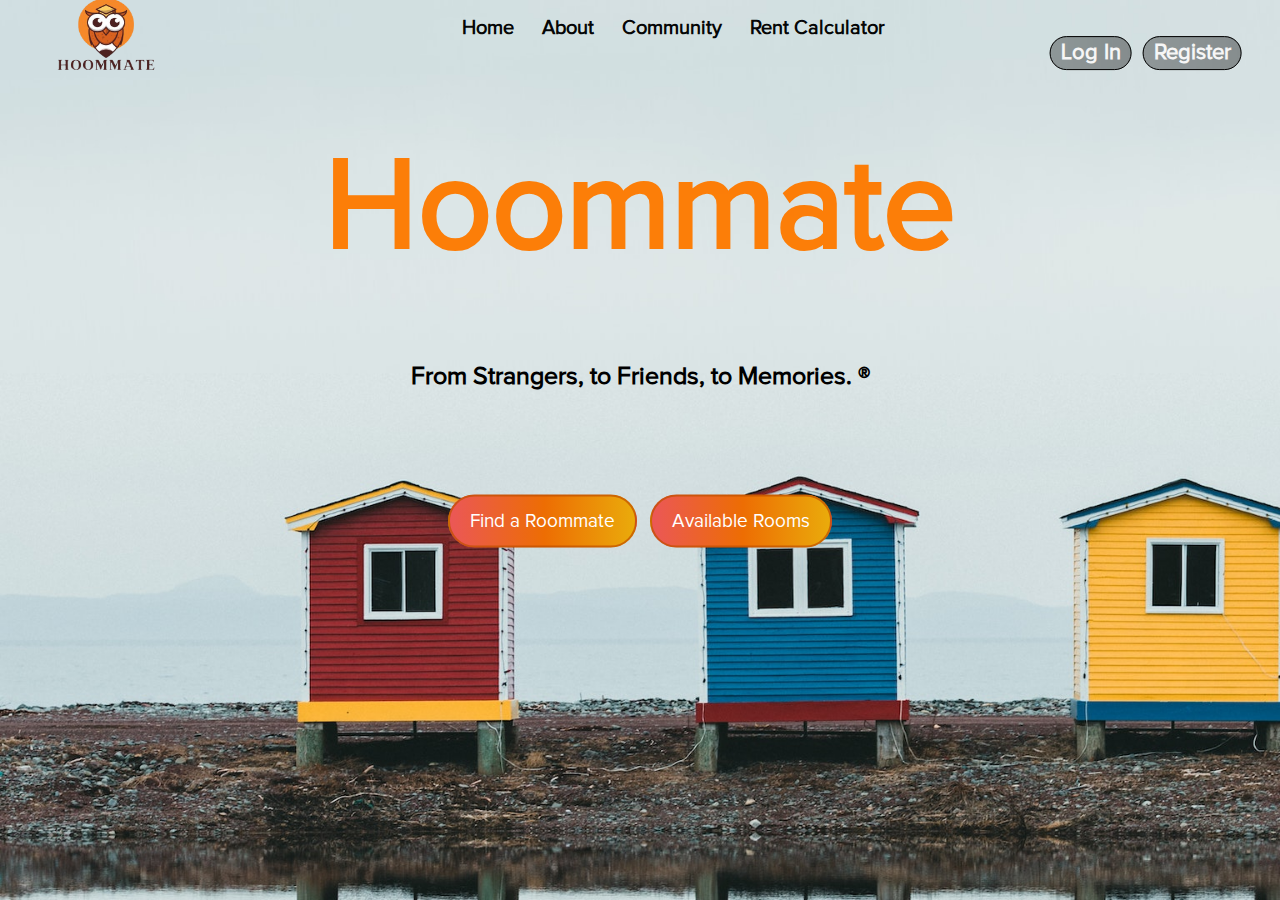
<file: index.html>
<!DOCTYPE html>
<html lang="en">
<head>
    <meta charset="UTF-8">
    <meta http-equiv="X-UA-Compatible" content="IE=edge">
    <meta name="viewport" content="width=device-width, initial-scale=1.0">
    <title>Hoommate</title>
    <link rel="stylesheet" href="style.css">
    <link rel="stylesheet" href="form.css">
</head>
<body>
    <div class="pimg1"></div>
    
    <div class="front-buttons">
        <div>
            <a id="Roommate" href="RoommateStreamlit.html">Find a Roommate</a>
        </div>
        <div>
            <a id="Room" href="RoomSlides.html">Available Rooms</a>
        </div>

    </div>

    <div class="register-buttons">
        <div>
            <a id="Sign In" onclick="openLoginForm()">Log In</a>
        </div>
        <div>
            <a id="Register" onclick="openRegisterForm()">Register</a>
        </div>
    </div>
    
    <a class="logo" href="index.html">
        <img src="images/owl.png" class="logo"
        width="160"
        height="150">
    </a>
    <nav class="circle">
        <ul>
            <li><a href="index.html">Home</a></li>
            <li><a href="About.html">About</a></li>
            <li><a href="Community.php">Community</a></li>
            <li><a href="Calculator.html">Rent Calculator</a></li>
        </ul>
    </nav>

    <div class="content">
        <h1>Hoommate</h1>
        <h2>From Strangers, to Friends, to Memories. &reg</h2>
    </div>

    <div class="form-popup" id="registerform">
        <form action="register.php" class="form-container" method="post">
            <h1 style="text-align: center;">Register</h1>
            
            <!--<label for="fname"><b>First Name</b></label>-->
            <input type="text" placeholder="First Name" name="fname" maxlength="40" required>
            <!--<label for="lname"><b>Last Name</b></label>-->
            <input type="text" placeholder="Last Name" name="lname" maxlength="40" required>
    
            <!--<label for="email"><b>Email</b></label>-->
            <input type="email" placeholder="Email" name="email" maxlength="100" required>
            
            <!--<label for="password"><b>Password</b></label>-->
            <input type="password" placeholder="Password" name="pw" minlength="5" maxlength="40" required>
    
            <!--<label for="phone">Phone</label>-->
            <input type="tel" name="phone" placeholder="Phone Number (ex:111-111-1111)" pattern="[0-9]{3}-[0-9]{3}-[0-9]{4}" required>
            <!--<small>Format: 111-111-1111</small>-->
    
            <button type="submit" class="btn">Continue</button>
            <button type="button" class="btn cancel" onclick="closeForm()">Close</button>
            
        </form>
    </div>
    
    <div class="form-popup" id="loginform">
        <form action="login.php" class="form-container" method="post">
            <h1 style="text-align: center;" onclick="toggle()">Log In</h1>
            
            <!--<label for="email"><b>Email</b></label>-->
            <input type="email" placeholder="Email" name="email" maxlength="40" required>
            
            <!--<label for="password"><b>Password</b></label>-->
            <input type="password" placeholder="Password" name="pw" minlength="5" maxlength="40" required>
    
            <button type="submit" class="btn">Continue</button>
            <button type="button" class="btn cancel" onclick="closeForm()">Close</button>
    
        </form>
    </div>
    
    <script type="text/javascript">
        function openRegisterForm() {
            document.getElementById("registerform").style.display = "block";
            document.getElementById("loginform").style.display = "none";
        }
        function openLoginForm() {
            document.getElementById("registerform").style.display = "none";
            document.getElementById("loginform").style.display = "block";
        }
        
        function closeForm() {
            document.getElementById("registerform").style.display = "none";
            document.getElementById("loginform").style.display = "none";
        }

    </script>
    

</body>
</html>
</file>
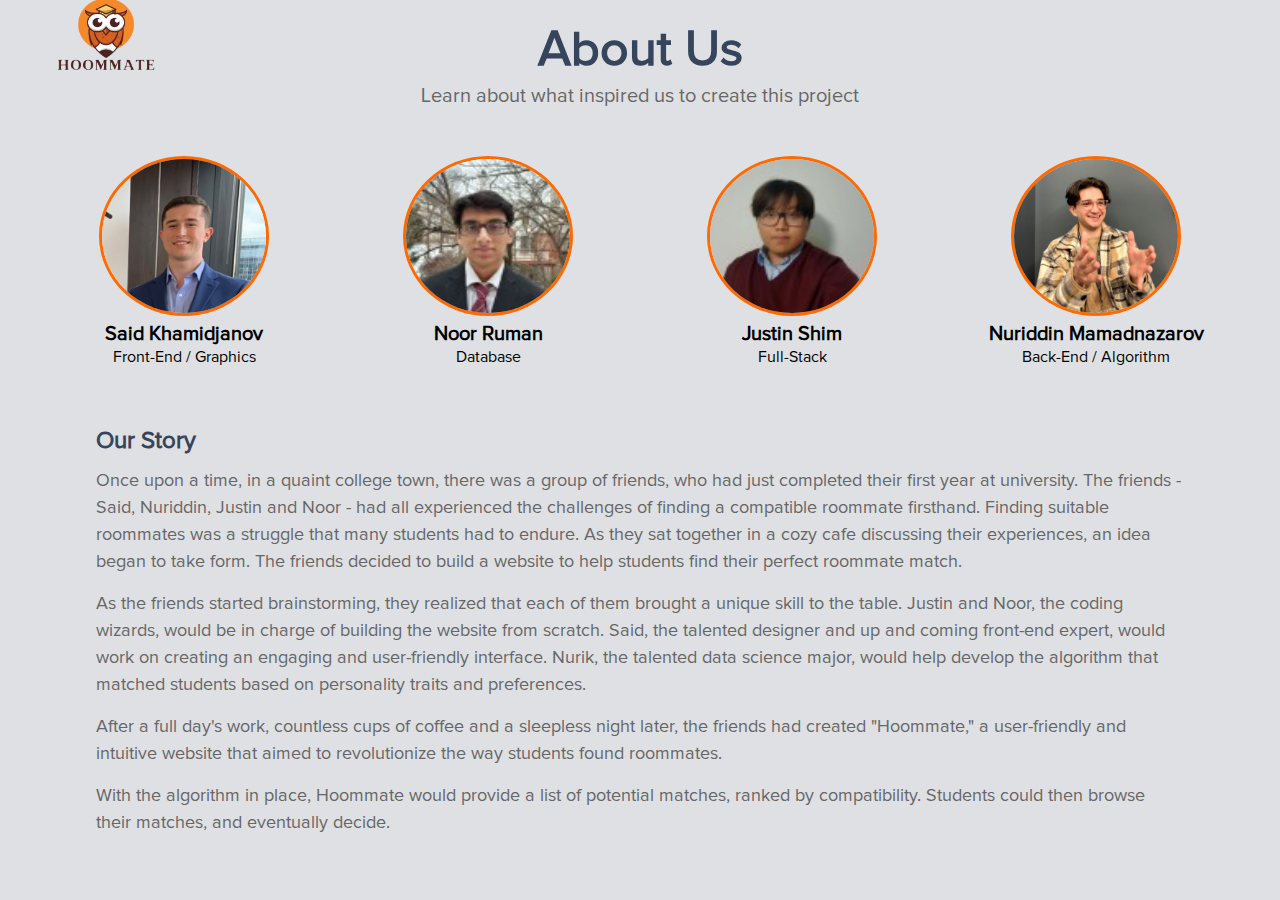
<file: About.html>
<!DOCTYPE html>
<html>
<head>
	<title>About Us Section</title>
	<meta charset="utf-8">
	<meta name="viewport" content="width=device-width, initial-scale=1.0">
	<link rel="stylesheet" type="text/css" href="styleAbout.css">
</head>
<body>
    <a class="logo" href="index.html">
        <img src="images/owl.png" class="logo"
        width="160"
        height="150">
    </a>
    
	<div class="heading">
		<h1>About Us</h1>
		<p>Learn about what inspired us to create this project</p>
	</div>
    
    <div class = "profiles">
        <div class="ctr"><img src = "image1.jpg.jpg" width = 170 height = 160>
        <p style="font-size: 20px;line-height: 1.5;"> <b>Said Khamidjanov</b> </p>
        <p>Front-End / Graphics</p></div>
        
        <div class="ctr"><img src = "image2.jpg" width = 170 height = 160>
        <p style="font-size: 20px; line-height: 1.5;"> <b>Noor Ruman</b> </p>  
        <p>Database</p>                                              </div>
        <div class="ctr"><img src = "image3.jpg" width = 170 height = 160>
        <p style="font-size: 20px;line-height: 1.5;"> <b>Justin Shim</b> </p>
        <p> Full-Stack</p></div>
        <div class="ctr"><img src = "image4.jpg" width = 170 height = 160>
        <p style="font-size: 20px;line-height: 1.5;"> <b>Nuriddin Mamadnazarov</b> </p>
        <p> Back-End / Algorithm </p></div>
    </div>
<!--
    <div class = "profiles">
        <div style="width: 25%; text-align: center;"><img src="image1.jpg.jpg" width = 170 height = 160></div>
        <div style="width: 25%; text-align: center;"><img src="image2.jpg" width = 170 height = 160 ></div>
        <div style="width: 25%; text-align: center;"><img src="image3.jpg" width = 170 height = 160></div>
        <div style="width: 25%; text-align: center;"><img src="image1.jpg.jpg" width = 170 height = 160></div>
        </div>
    -->
    

	<section class="about-us">
			<div class="content">
				<div class="centered">
                    
					<h2>Our Story</h2>
				    <p> 
                        Once upon a time, in a quaint college town, there was a group of friends, who had just completed their first year at university. The friends - Said, Nuriddin, Justin and Noor - had all experienced the challenges of finding a compatible roommate firsthand. Finding suitable roommates was a struggle that many students had to endure. As they sat together in a cozy cafe discussing their experiences, an idea began to take form. The friends decided to build a website to help students find their perfect roommate match.
                         </p>
					<p>As the friends started brainstorming, they realized that each of them brought a unique skill to the table. Justin and Noor, the coding wizards, would be in charge of building the website from scratch. Said, the talented designer and up and coming front-end expert, would work on creating an engaging and user-friendly interface. Nurik, the talented data science major, would help develop the algorithm that matched students based on personality traits and preferences.</p>
                    <p> After a full day's work, countless cups of coffee and a sleepless night later, the friends had created "Hoommate," a user-friendly and intuitive website that aimed to revolutionize the way students found roommates.
                    </p>
                    <p>With the algorithm in place, Hoommate would provide a list of potential matches, ranked by compatibility. Students could then browse their matches, and eventually decide.</p>
                    <br><br>

				</div>
			</div>
		
	</section>
	<div class="background-image"></div>
</body>
</html>
</file>
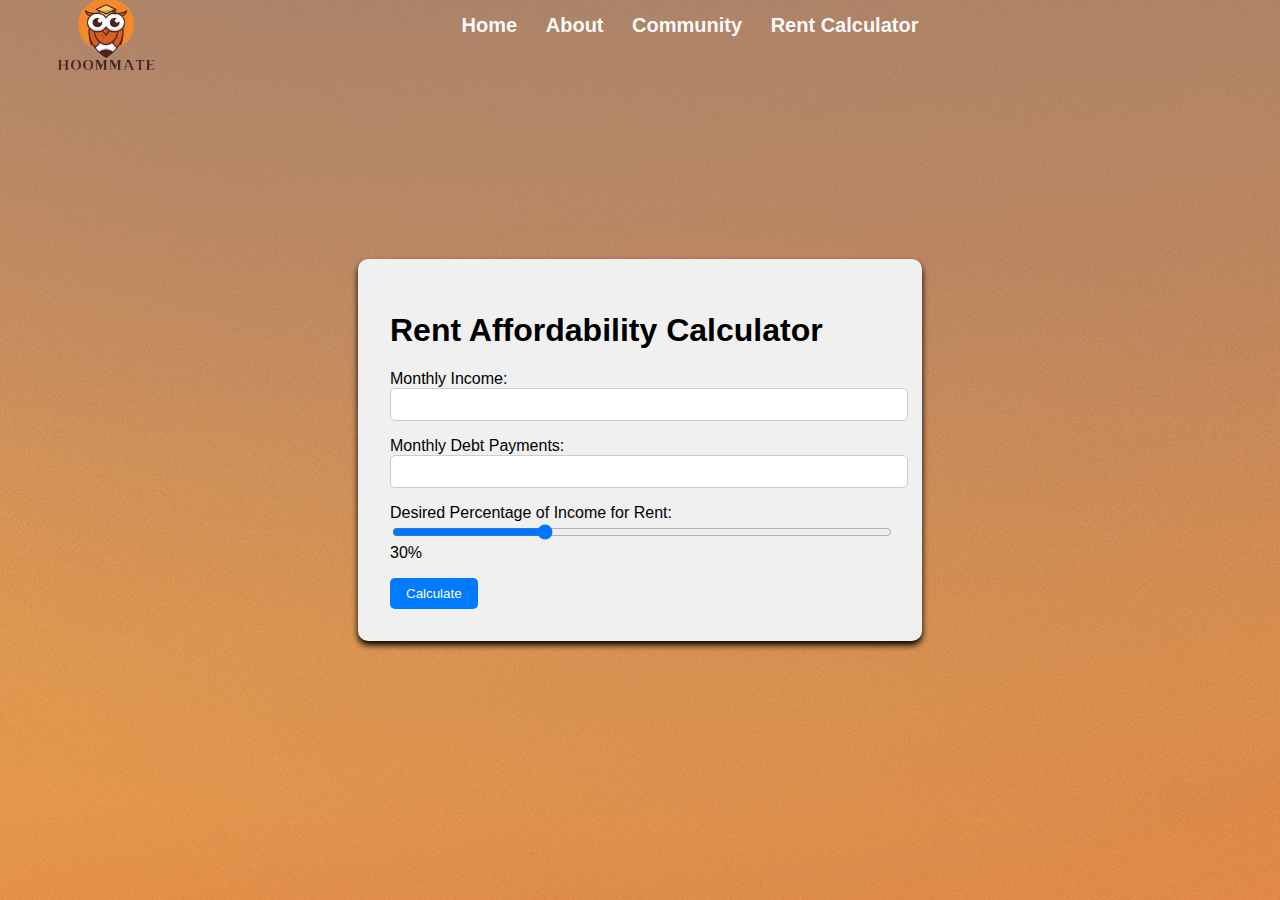
<file: Calculator.html>
<!DOCTYPE html>
<html lang="en">
<head>
    <meta charset="UTF-8">
    <meta name="viewport" content="width=device-width, initial-scale=1.0">
    <title>Rent Affordability Calculator</title>
    <link rel="stylesheet" href="styleCalculator.css">
</head>
<body>
	<a class="logo" href="index.html">
		<img src="images/owl.png" class="logo"
		width="160"
		height="150">
	  </a>

	  <nav class="circle">
		<ul>
			<li><a href="index.html">Home</a></li>
			<li><a href="About.html">About</a></li>
			<li><a href="Community.php">Community</a></li>
			<li><a href="Calculator.html">Rent Calculator</a></li>
		</ul>
	  </nav>

    <div id="calculator">
        <h1>Rent Affordability Calculator</h1>
        <label for="income">Monthly Income:</label>
        <input type="number" id="income" min="0">
        
        <label for="debts">Monthly Debt Payments:</label>
        <input type="number" id="debts" min="0">
        
        <label for="rentPercentage">Desired Percentage of Income for Rent:</label>
        <input type="range" id="rentPercentage" min="0" max="100" step="1" value="30">
        <span id="percentageValue">30%</span>

        <button id="calculate">Calculate</button>
        
        <div id="results" hidden>
            <h2>Affordable Rent Range:</h2>
            <p id="rentRange"></p>
        </div>
    </div>
    <script src="CalculatorJS.js"></script>
</body>
</html>
</file>
<file: style.css>
@font-face {
    font-family: 'Proxima Nova';
    src: url('Proxima_Nova_Font.otf') format('truetype');
  }


body, html{
    height: 100%;
    margin: 0;
    font-size: 16px;
    font-family: "Proxima Nova", sans-serif;
    line-height: 1.8em;
    color: rgb(249, 247, 247);
    min-width: 1080px;
}

.pimg1, .pimg2 {
    position: relative;
    background-position: center;
    background-size: cover;
    background-repeat: no-repeat;

    /*fixed = parallax 
    scroll = normal*/
    background-attachment: fixed; 
}

.pimg1{
    background:url(images/img1.jpg);
    background-size: cover;
    min-height: 100%;
}

.pimg2{
    background-image: url(images/OrangeBG.png);
    min-height: 60%;
    filter: brightness(120%);
}

.pimg3{
    background-image: url(images/OrangeBG.png);
    min-height: 70%;
    filter: brightness(120%);
}

.section{
    text-align: center;
    padding: 50px 80px;
}

.ptext{
    position: absolute;
    top: 5%;
    width: 100%;
    text-align: center;
    color: rgb(255, 255, 255);
    font-size: 40px;
    font-weight: bold;
}

.logo{
    position: absolute;
    top: -4%;
    left: 2%;
}
nav{
    width: 50%;
    position: absolute;
    top: -1%;
    right: 18%;
    display: flex;
    align-items: center;
    justify-content: space-between;
    font-size: 20px;
}

nav ul li{
    list-style: none;
    display: inline-block;
    margin-left: 1px;

}
nav ul li a{
    display: block;
    padding: 3px 10px;
    text-decoration: none;
    color: #000000f7;
    font-weight: 650;
    margin: 0 1px;
}
nav ul li a:hover {
    color: #ffffff;
}
nav.circle ul li a {
    position: relative;
    overflow: hidden;
    z-index: 10;
}
nav.circle ul li a:after {
    display: block;
    position: absolute;
    margin: 0;
    top: 0;
    bottom: 0;
    left: 0;
    right: 0;
    content: '.';
    color: transparent;
    width: 1px;
    height: 1px;
    border-radius: 50%;
    background: transparent;
}
nav.circle ul li a:hover:after {
    -webkit-animation: circle .5s ease-in forwards;
}
@-webkit-keyframes circle {
    0% {
      width: 1px;
      top: 0;
      left: 0;
      bottom: 0;
      right: 0;
      margin: auto;
      height: 1px;
      z-index: -1;
      background: rgba(1, 1, 0, 0.292);
      border-radius: 100%;
    }
    100% {
      background: rgba(235, 74, 0, 0.915);
      height: 5000%;
      width: 5000%;
      z-index: -1;
      top: 0;
      bottom: 0;
      left: 0;
      right: 0;
      margin: auto;
      border-radius: 0;
    }
  }
  
.content{
    text-align: center;
}
.content h1{
    position: absolute;
    top: 12%;
    width: 100%;
    font-size: 130px;
    color: #fd7a00f7;
    font-weight: 900;
}

.content h2{
    position: absolute;
    top: 38%;
    width: 100%;
    font-size: 25px;
    color: rgb(0, 0, 0);
}

.front-buttons{
    position: absolute;
    top: 58%;
    left: 50%;
    transform: translate(-50%, -50%);
    display: flex;
    justify-content: space-between;
    width: 22%;
    font-weight: 500;
}

.front-buttons a{
    color: rgb(255, 255, 255);
    font-size: 19px;
    border: 2px solid rgba(192, 80, 0, 0.733);
    padding: 15px 20px;
    border-radius: 50px;
    margin-top: 10px;
    text-decoration: none;
    background-image: linear-gradient(to right, #eb5757 0%, #ed6d03 51%, #eaab0b 100%);
}
  
.front-buttons a:hover{
    -webkit-text-stroke: 1.5px rgb(254, 254, 254);
    color: rgb(255, 255, 255);
    transform: scale(1.10);
}

.register-buttons{
    position: absolute;
    top: 6%;
    right: 0%;
    transform: translate(-20%, -50%);
    display: flex;
    justify-content: space-between;
    width: 15%;
    font-weight: bold;
    cursor: pointer;
}
.register-buttons a{
    color: rgb(246, 246, 246);
    font-size: 22px;
    border: 1px solid rgb(0, 0, 0);
    padding: 5px 10px;
    border-radius: 50px;
    margin-top: 50px;
    text-decoration: none;
    background-image: linear-gradient(to right, rgba(0, 0, 0, 0.324) 0%, rgba(0, 0, 0, 0.373) 100%);
}
.register-buttons a:hover{
    -webkit-text-stroke: 1.5px rgb(249, 243, 238);
    color: rgb(246, 90, 0);
    transform: scale(1.10);
}

.popup{
    position: absolute;
    top: -150%;
    left: 50%;
    transform: translate(-50%, -50%);
    opacity: 0;
    transform: translate(-50%, -50%) scale(1.25);
    width: 380px;
    padding: 20px 30px;
    background: orange;
    box-shadow: 2x 2x 5px 5px rgba(0, 0, 0, 0.15);
    border-radius: 10px;
    transition: top 0ms ease-in-out 200ms,
                opacity 200ms ease-in-out 0ms,
                transform 200ms ease-in-out 0ms;
}
.popup .active{
    top: 50%;
    opacity: 1;
    transform: translate(-50%, -50%) scale(1.25);
    transition: top 0ms ease-in-out 0ms,
                opacity 200ms ease-in-out 0ms,
                transform 200ms ease-in-out 0ms;
}
.popup .close-button{
    position: absolute;
    top: 10px;
    right: 10px;
    width: 15px;
    height: 15px;
    background: black;
    color: white;
    text-align: center;
    cursor: pointer;
}
.popup .form h2{
    text-align: center;
    color: black;
    margin: 10px 0px 20px;
    font-size: 10px;
    
}
.popup .form .form-element{
    margin: 15px 0px;
}
.popup .form .form-element label{
    font-size: 14px;
    color: black;
}
.popup .form .form-element input[type="text"],
.popup .form .form-element input[type="password"]{
    margin-top: 5px;
    display: block;
    width: 100%;
    padding: 10px;
    outline: none;
    border: 1px solid black;
    border-radius: 5px;
}
.popup .form .form-element button{
    width: 100%;
    height: 40px;
    border: none;
    outline: none;
    font-size: 11px;
    background-color: white;
    color: black;
    border-radius: 10px;
    cursor: pointer;
}



@media only screen and (max-width: 1400px){
    .front-buttons{
        width: 30%
    }
}

@media only screen and (max-width: 1024px){
    .front-buttons{
        width: 40%
    }
}

@media only screen and (max-width: 768px){
    .front-buttons{
        width: 100%
    }
}
</file>
<file: form.css>
* {box-sizing: border-box;}

/*the signup area/box as a whole*/ 
.form-popup {
  display: none;
  border-radius: 10px;
  position: fixed;
  top: 50%;
  left: 50%;
  border: 3px solid #ff4d01;
  z-index: 10;
  transform: translate(-50%, -50%);
}
.form-popup#registerform.active{
  filter: blur(20px);
}

/*everything inside of the form*/
.form-container {
  border-radius: 10px;
  max-width: 20em;
  max-height: 40em;
  padding: 10px;
  background-color: #ececec;
  color: rgb(251, 92, 0);
  
}

/*the input area*/
.form-container input{
  float: center;
  width: 100%;
  padding: 10px;
  border: 1px black solid;
  background: white;
  margin: 5px auto 5px auto;
}

/*submit/login button*/
.form-container .btn {
  margin: 8px auto 6px auto;
  background-color: #ff9e02c4;
  color: white;
  padding: 10px;
  border: 2px solid black;
  cursor: pointer;
  width: 100%;
  margin-bottom:10px;
  border-radius: 10em;
  opacity: .8;
}

/* close button is red inactive*/
.form-container .cancel {
  background-color: rgba(255, 0, 0, 0.702);
}

/* button hover */
.form-container .btn:hover, .open-button:hover {
  opacity: 1;
}
</file>
<file: styleAbout.css>
@font-face {
    font-family: 'Proxima Nova';
    src: url('Proxima_Nova_Font.otf') format('truetype');
 }
.ctr{
    display: block;
    margin-left: auto;
    margin-right: auto;
    width: 50%;
    text-align: center;
}

.profiles{
    justify-content: center;
    display: flex;
    margin-right: 2em;
    margin-left: 2em;
    margin-bottom: 5%;

}
.logo{
    position: absolute;
    top: -4%;
    left: 2%;
}
*{
	margin:0px;
	padding:0px;
	box-sizing: border-box;
	font-family: "Proxima Nova", sans-serif;
}
body{
	background-color: #dee0e3;
}
.heading{
	text-align: center;
	margin-top: 25px;
}
.heading h1{
	font-size: 50px;
	color:#36455c;
	margin-bottom: 10px;
}
.heading p {
	font-size: 20px;
	color:#666;
	margin-bottom: 50px
}
.about-us{
	display: flex;
	align-items:center;
	width:85%;
	margin:auto;
}

.profiles img {
    border-radius: 50%;
    border: 3px solid rgb(255, 106, 0)
}


.content h2{
	color:#36455c;
	font-size: 24px;

}
.content p{
	color:#666;
	font-size: 18px;
	line-height: 1.5;
	margin:15px 0px;
}
.read-more-btn{
	display: incline-block;
	color:#fff;
	background-color: #0084ff;
	border: none;
	border-radius: 5px;
	padding:12px 20px;
	font-size: 18px;
	cursor: pointer;
	transition: 0.2s ease;
}
.read-more-btn:hover{
	background-color: #006dd6;
}
@media(max-width: 768px) {
	.about-us{
		flex-direction: column;
	}
	
	.content{
		flex:0 100%;
		max-width: 100%;
		padding:15px
	}
    
}
.images-container {
    display: flex;
    flex-wrap: wrap;
    justify-content: center;
    align-items: center;
    height: 100%;
    width: 100%;
}

.story-image {
    max-width: 50%;
    padding: 5px;
    object-fit: cover;
}
</file>
<file: styleCalculator.css>
body {
    font-family: 'Roboto', sans-serif;
    display: flex;
    justify-content: center;
    align-items: center;
    height: 100vh;
    margin: 0;
    background: url(images/img2.jpg);
    background-size: cover;
    min-height: 100%;
}
.logo{
    position: absolute;
    top: -4%;
    left: 2%;
    z-index: 1000;
}
nav{
    width: 50%;
    position: absolute;
    top: -1%;
    right: 18%;
    display: flex;
    align-items: center;
    justify-content: space-between;
    font-size: 20px;
}

nav ul li{
    list-style: none;
    display: inline-block;
    margin-left: 1px;

}
nav ul li a{
    display: block;
    padding: 3px 10px;
    text-decoration: none;
    color: #fffffff7;
    font-weight: 650;
    margin: 0 1px;
}
nav ul li a:hover {
    color: #ffffff;
}
nav.circle ul li a {
    position: relative;
    overflow: hidden;
    z-index: 10;
}
nav.circle ul li a:after {
    display: block;
    position: absolute;
    margin: 0;
    top: 0;
    bottom: 0;
    left: 0;
    right: 0;
    content: '.';
    color: transparent;
    width: 1px;
    height: 1px;
    border-radius: 50%;
    background: transparent;
}
nav.circle ul li a:hover:after {
    -webkit-animation: circle .5s ease-in forwards;
}
@-webkit-keyframes circle {
    0% {
      width: 1px;
      top: 0;
      left: 0;
      bottom: 0;
      right: 0;
      margin: auto;
      height: 1px;
      z-index: -1;
      background: rgba(1, 1, 0, 0.292);
      border-radius: 100%;
    }
    100% {
      background: rgba(13, 13, 13, 0.915);
      height: 5000%;
      width: 5000%;
      z-index: -1;
      top: 0;
      bottom: 0;
      left: 0;
      right: 0;
      margin: auto;
      border-radius: 0;
    }
  }

#calculator {
    background-color: #f0f0f0;
    padding: 2rem;
    border-radius: 10px;
    box-shadow: 0 4px 6px rgb(0, 0, 0);
    width: 100%;
    max-width: 500px;
}

label {
    display: block;
    margin-top: 1rem;
}

input[type="number"] {
    width: 100%;
    padding: 0.5rem;
    border: 1px solid #ccc;
    border-radius: 5px;
}

input[type="range"] {
    width: 100%;
}

button {
    background-color: #007BFF;
    color: #ffffff;
    padding: 0.5rem 1rem;
    border: none;
    border-radius: 5px;
    cursor: pointer;
    display: block;
    margin-top: 1rem;
}

button:hover {
    background-color: #004cee;
}

#results {
    margin-top: 1rem;
}
</file>
